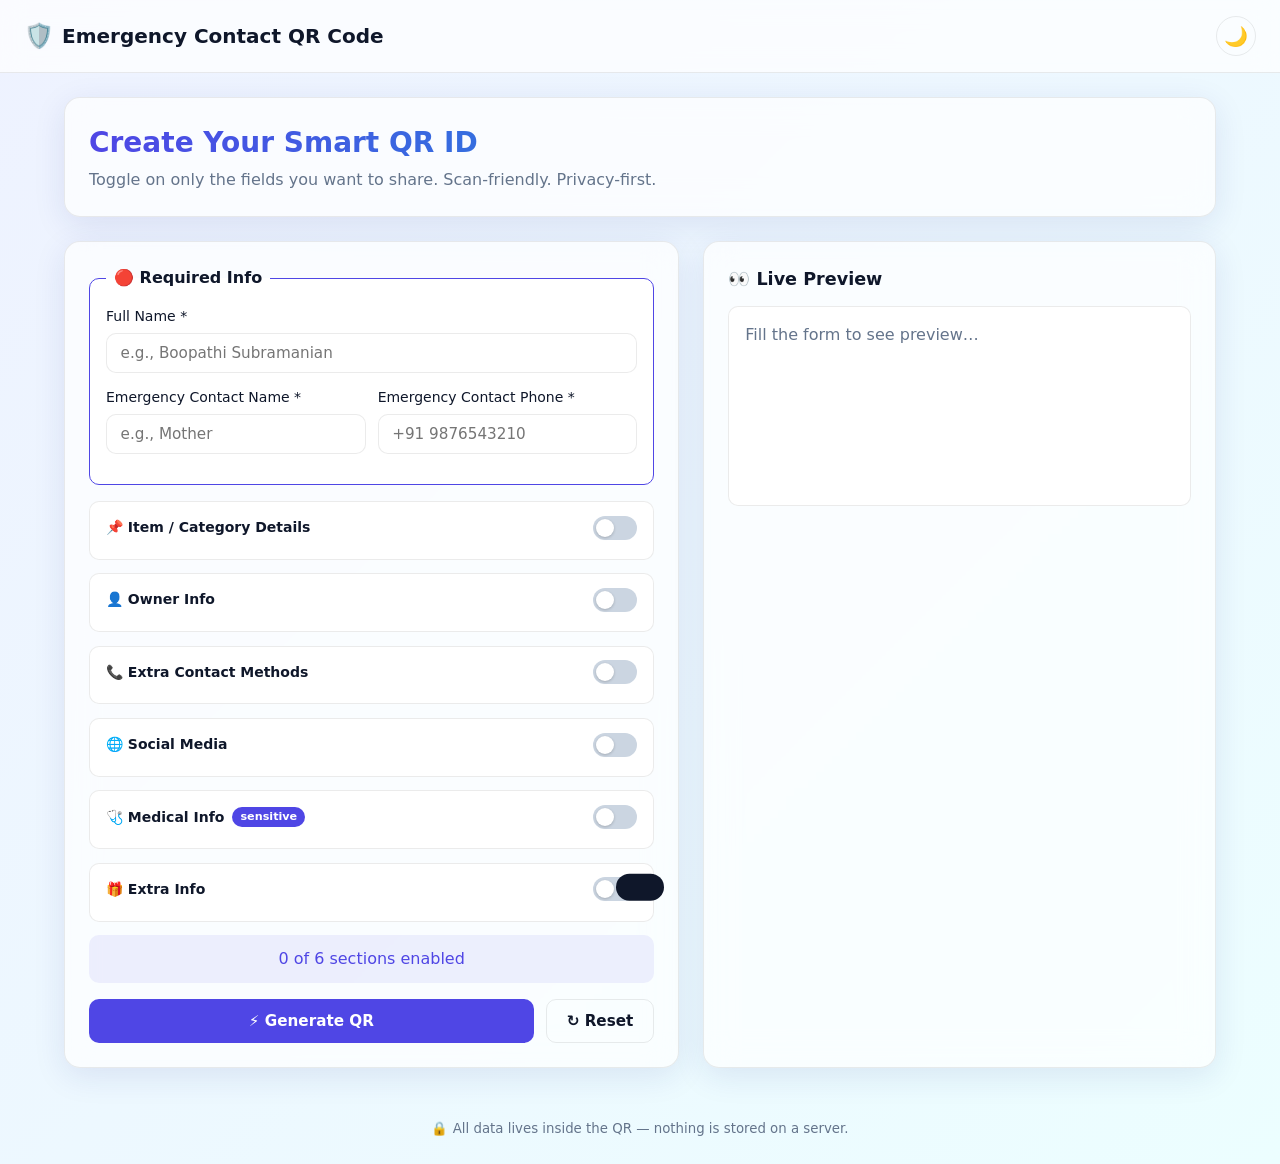
<file: index.html>
<!DOCTYPE html>
<html lang="en">
<head>
  <meta charset="UTF-8" />
  <meta name="viewport" content="width=device-width, initial-scale=1.0" />
  <meta name="theme-color" content="#4f46e5" />
  <title>Emergency Contact — Create Your QR ID</title>
  <link rel="icon" href="data:image/svg+xml,%3Csvg xmlns='http://www.w3.org/2000/svg' viewBox='0 0 100 100'%3E%3Ctext y='80' font-size='80'%3E🛡️%3C/text%3E%3C/svg%3E" />
  <link rel="manifest" href="manifest.json" />
  <link rel="stylesheet" href="css/theme.css" />
  <link rel="stylesheet" href="css/style.css" />
</head>
<body>
  <header class="app-header">
    <div class="logo">
      <span class="logo-icon">🛡️</span>
      <span class="logo-text">Emergency Contact QR Code</span>
    </div>
    <button id="themeToggle" class="icon-btn" aria-label="Toggle theme">🌙</button>
  </header>

  <main class="container">
    <section class="intro glass-card">
      <h1>Create Your Smart QR ID</h1>
      <p>Toggle on only the fields you want to share. Scan-friendly. Privacy-first.</p>
    </section>

    <div class="layout">
      <form id="tagForm" class="form-wrapper glass-card" novalidate>
        <fieldset class="section required-section">
          <legend>🔴 Required Info</legend>
          <div class="field">
            <label for="fullName">Full Name *</label>
            <input type="text" id="fullName" name="fullName" required placeholder="e.g., Boopathi Subramanian" maxlength="50" />
          </div>
          <div class="field-row">
            <div class="field">
              <label for="ec1Name">Emergency Contact Name *</label>
              <input type="text" id="ec1Name" name="ec1Name" required placeholder="e.g., Mother" maxlength="50" />
            </div>
            <div class="field">
              <label for="ec1Phone">Emergency Contact Phone *</label>
              <input type="tel" id="ec1Phone" name="ec1Phone" required placeholder="+91 9876543210" maxlength="16" />
            </div>
          </div>
        </fieldset>

        <div id="optionalSections"></div>

        <div class="counter-bar">
          <span id="enabledCounter">0 sections enabled</span>
        </div>

        <div class="actions">
          <button type="button" id="generateBtn" class="btn btn-primary">⚡ Generate QR</button>
          <button type="button" id="resetBtn" class="btn btn-ghost">↻ Reset</button>
        </div>
      </form>

      <aside class="preview-wrapper glass-card">
        <h2>👀 Live Preview</h2>
        <div id="previewCard" class="preview-card">
          <p class="muted">Fill the form to see preview…</p>
        </div>

        <div id="qrSection" class="qr-section hidden">
          <h3>📱 Your QR Code</h3>
          <div id="qrCanvas" class="qr-canvas"></div>
          <div class="qr-actions">
            <button id="downloadQrBtn" class="btn btn-sm">⬇️ Download QR</button>
            <button id="copyLinkBtn" class="btn btn-sm">🔗 Copy Link</button>
            <button id="shareBtn" class="btn btn-sm">📤 Share</button>
            <button id="printBtn" class="btn btn-sm">🖨️ Print</button>
          </div>
          <details class="link-details">
            <summary>View generated link</summary>
            <code id="generatedLink"></code>
          </details>
        </div>
      </aside>
    </div>
  </main>

  <div id="toast" class="toast" role="status" aria-live="polite"></div>

  <footer class="app-footer">
    <small>🔒 All data lives inside the QR — nothing is stored on a server.</small>
  </footer>


<!-- Libraries via CDN -->
<!-- <script src="https://unpkg.com/qr-code-styling@1.6.0-rc.1/lib/qr-code-styling.js"></script>
<script src="https://cdnjs.cloudflare.com/ajax/libs/html2canvas/1.4.1/html2canvas.min.js"></script>
<script src="https://cdnjs.cloudflare.com/ajax/libs/lz-string/1.4.4/lz-string.min.js"></script> -->

<script src="libs/qr-code-styling.js"></script>
<script src="libs/html2canvas.min.js"></script>
<script src="libs/lz-string.min.js"></script>


  <script type="module" src="js/app.js"></script>
</body>
</html>
</file>
<file: css/theme.css>
:root {
  --bg: #f6f7fb;
  --bg-grad: linear-gradient(135deg, #eef2ff 0%, #ecfeff 100%);
  --surface: rgba(255, 255, 255, 0.7);
  --surface-solid: #ffffff;
  --border: rgba(0, 0, 0, 0.08);
  --text: #0f172a;
  --text-muted: #64748b;
  --primary: #4f46e5;
  --primary-hover: #4338ca;
  --accent: #06b6d4;
  --success: #10b981;
  --danger: #ef4444;
  --warning: #f59e0b;
  --shadow: 0 8px 32px rgba(31, 38, 135, 0.1);
  --radius: 16px;
  --radius-sm: 10px;
}

[data-theme="dark"] {
  --bg: #0b1020;
  --bg-grad: linear-gradient(135deg, #0b1020 0%, #111827 100%);
  --surface: rgba(255, 255, 255, 0.05);
  --surface-solid: #1e293b;
  --border: rgba(255, 255, 255, 0.08);
  --text: #f1f5f9;
  --text-muted: #94a3b8;
  --shadow: 0 8px 32px rgba(0, 0, 0, 0.5);
}

@media (prefers-color-scheme: dark) {
  :root:not([data-theme="light"]) {
    --bg: #0b1020;
    --bg-grad: linear-gradient(135deg, #0b1020 0%, #111827 100%);
    --surface: rgba(255, 255, 255, 0.05);
    --surface-solid: #1e293b;
    --border: rgba(255, 255, 255, 0.08);
    --text: #f1f5f9;
    --text-muted: #94a3b8;
    --shadow: 0 8px 32px rgba(0, 0, 0, 0.5);
  }
}
</file>
<file: css/style.css>
* { box-sizing: border-box; margin: 0; padding: 0; }

html, body {
  font-family: 'Inter', system-ui, -apple-system, sans-serif;
  background: var(--bg-grad);
  color: var(--text);
  min-height: 100vh;
  line-height: 1.5;
  transition: background 0.3s, color 0.3s;
}

.hidden { display: none !important; }
.muted { color: var(--text-muted); }
.center { text-align: center; }

/* ===== Header ===== */
.app-header {
  display: flex; justify-content: space-between; align-items: center;
  padding: 1rem 1.5rem;
  backdrop-filter: blur(12px);
  position: sticky; top: 0; z-index: 50;
  background: var(--surface);
  border-bottom: 1px solid var(--border);
}
.logo { display: flex; align-items: center; gap: 0.5rem; font-weight: 700; font-size: 1.25rem; }
.logo-icon { font-size: 1.5rem; }
.icon-btn {
  background: transparent; border: 1px solid var(--border);
  border-radius: 50%; width: 40px; height: 40px;
  cursor: pointer; font-size: 1.2rem;
  transition: transform 0.2s;
}
.icon-btn:hover { transform: rotate(20deg); }

/* ===== Container ===== */
.container { max-width: 1200px; margin: 0 auto; padding: 1.5rem; }
.layout { display: grid; grid-template-columns: 1.2fr 1fr; gap: 1.5rem; margin-top: 1.5rem; }
@media (max-width: 900px) { .layout { grid-template-columns: 1fr; } }

/* ===== Glass Card ===== */
.glass-card {
  background: var(--surface);
  backdrop-filter: blur(16px);
  -webkit-backdrop-filter: blur(16px);
  border: 1px solid var(--border);
  border-radius: var(--radius);
  box-shadow: var(--shadow);
  padding: 1.5rem;
}

.intro h1 {
  font-size: 1.75rem;
  background: linear-gradient(90deg, var(--primary), var(--accent));
  -webkit-background-clip: text; background-clip: text; color: transparent;
}
.intro p { color: var(--text-muted); margin-top: 0.25rem; }

/* ===== Form ===== */
.section {
  border: 1px solid var(--border);
  border-radius: var(--radius-sm);
  padding: 1rem;
  margin-bottom: 1rem;
  background: var(--surface-solid);
}
.section legend, .section-title {
  font-weight: 600;
  padding: 0 0.5rem;
  display: flex; align-items: center; gap: 0.5rem;
}
.required-section { border-color: var(--primary); }

.field { margin-bottom: 0.85rem; }
.field-row { display: grid; grid-template-columns: 1fr 1fr; gap: 0.75rem; }
@media (max-width: 600px) { .field-row { grid-template-columns: 1fr; } }

label { display: block; font-size: 0.875rem; font-weight: 500; margin-bottom: 0.35rem; }
input, select, textarea {
  width: 100%; padding: 0.65rem 0.85rem;
  border: 1px solid var(--border);
  border-radius: var(--radius-sm);
  background: var(--surface-solid); color: var(--text);
  font-size: 0.95rem; font-family: inherit;
  transition: border-color 0.2s, box-shadow 0.2s;
}
input:focus, select:focus, textarea:focus {
  outline: none; border-color: var(--primary);
  box-shadow: 0 0 0 3px rgba(79, 70, 229, 0.15);
}
textarea { resize: vertical; min-height: 70px; }

/* ===== Toggle Section ===== */
.toggle-section {
  border: 1px solid var(--border);
  border-radius: var(--radius-sm);
  margin-bottom: 0.85rem;
  background: var(--surface-solid);
  overflow: hidden;
  transition: all 0.3s;
}
.toggle-header {
  display: flex; align-items: center; justify-content: space-between;
  padding: 0.85rem 1rem; cursor: pointer; user-select: none;
}
.toggle-header:hover { background: rgba(79, 70, 229, 0.04); }
.toggle-title { display: flex; align-items: center; gap: 0.5rem; font-weight: 600; }
.toggle-title .badge {
  background: var(--primary); color: #fff;
  font-size: 0.7rem; padding: 0.1rem 0.5rem; border-radius: 999px;
}

/* iOS-style switch */
.switch { position: relative; width: 44px; height: 24px; }
.switch input { opacity: 0; width: 0; height: 0; }
.slider {
  position: absolute; inset: 0; cursor: pointer;
  background: #cbd5e1; border-radius: 999px;
  transition: 0.3s;
}
.slider::before {
  content: ""; position: absolute;
  width: 18px; height: 18px; left: 3px; top: 3px;
  background: #fff; border-radius: 50%;
  transition: 0.3s;
  box-shadow: 0 1px 3px rgba(0,0,0,0.2);
}
.switch input:checked + .slider { background: var(--primary); }
.switch input:checked + .slider::before { transform: translateX(20px); }

.toggle-body {
  max-height: 0; overflow: hidden;
  transition: max-height 0.4s ease;
  padding: 0 1rem;
}
.toggle-section.active .toggle-body {
  max-height: 1500px; padding: 0.5rem 1rem 1rem;
}
.toggle-section.active { border-color: var(--primary); }

.info-hint {
  font-size: 0.75rem; color: var(--warning);
  display: flex; align-items: center; gap: 0.25rem;
  margin-top: 0.25rem;
}

/* ===== Counter ===== */
.counter-bar {
  text-align: center; padding: 0.75rem;
  background: rgba(79, 70, 229, 0.08);
  border-radius: var(--radius-sm);
  font-weight: 500; color: var(--primary);
  margin-bottom: 1rem;
}

/* ===== Buttons ===== */
.actions { display: flex; gap: 0.75rem; flex-wrap: wrap; }
.btn {
  padding: 0.75rem 1.25rem;
  border: none; border-radius: var(--radius-sm);
  font-weight: 600; cursor: pointer; font-size: 0.95rem;
  transition: transform 0.15s, box-shadow 0.15s, background 0.2s;
  font-family: inherit;
}
.btn:hover { transform: translateY(-1px); box-shadow: 0 4px 12px rgba(0,0,0,0.1); }
.btn:active { transform: translateY(0); }
.btn-primary { background: var(--primary); color: #fff; flex: 1; }
.btn-primary:hover { background: var(--primary-hover); }
.btn-ghost { background: transparent; border: 1px solid var(--border); color: var(--text); }
.btn-sm { padding: 0.5rem 0.85rem; font-size: 0.85rem; background: var(--surface-solid); border: 1px solid var(--border); color: var(--text); }

/* ===== Preview ===== */
.preview-wrapper h2 { font-size: 1.1rem; margin-bottom: 0.85rem; }
.preview-card {
  background: var(--surface-solid);
  border: 1px solid var(--border);
  border-radius: var(--radius-sm);
  padding: 1rem;
  min-height: 200px;
}
.preview-row { display: flex; gap: 0.5rem; padding: 0.4rem 0; border-bottom: 1px dashed var(--border); }
.preview-row:last-child { border-bottom: none; }
.preview-row .key { font-weight: 600; min-width: 110px; color: var(--text-muted); font-size: 0.85rem; }
.preview-row .val { flex: 1; word-break: break-word; }

.qr-section { margin-top: 1.5rem; text-align: center; }
.qr-section h3 { margin-bottom: 0.85rem; }
.qr-canvas {
  display: inline-block;
  padding: 1rem; background: #fff;
  border-radius: var(--radius-sm);
  box-shadow: 0 4px 16px rgba(0,0,0,0.08);
}
.qr-actions { display: flex; gap: 0.5rem; flex-wrap: wrap; justify-content: center; margin-top: 1rem; }
.link-details { margin-top: 1rem; font-size: 0.8rem; text-align: left; }
.link-details code { display: block; padding: 0.5rem; background: var(--bg); border-radius: 6px; word-break: break-all; margin-top: 0.5rem; }

/* ===== Toast ===== */
.toast {
  position: fixed; bottom: 2rem; left: 50%; transform: translateX(-50%) translateY(120%);
  background: var(--text); color: var(--surface-solid);
  padding: 0.85rem 1.5rem; border-radius: 999px;
  font-weight: 500; z-index: 100;
  transition: transform 0.3s ease;
  max-width: 90%;
}
.toast.show { transform: translateX(-50%) translateY(0); }
.toast.success { background: var(--success); color: #fff; }
.toast.error { background: var(--danger); color: #fff; }

/* ===== Footer ===== */
.app-footer { text-align: center; padding: 1.5rem; color: var(--text-muted); }

/* ===== View Page ===== */
.view-body { background: var(--bg-grad); }
.view-container { max-width: 500px; margin: 1.5rem auto; padding: 1rem; }
.profile-card { animation: fadeUp 0.5s ease; }
@keyframes fadeUp { from { opacity: 0; transform: translateY(20px); } to { opacity: 1; transform: translateY(0); } }

.profile-hero {
  text-align: center; padding: 1rem 0 1.5rem;
  border-bottom: 1px solid var(--border);
}
.profile-photo {
  width: 110px; height: 110px; border-radius: 50%;
  object-fit: cover; border: 4px solid var(--primary);
  box-shadow: 0 4px 16px rgba(79, 70, 229, 0.3);
}
.profile-icon-big {
  width: 110px; height: 110px; border-radius: 50%;
  display: inline-flex; align-items: center; justify-content: center;
  font-size: 3.5rem;
  background: linear-gradient(135deg, var(--primary), var(--accent)); color: #fff;
}
.profile-name { font-size: 1.5rem; font-weight: 700; margin-top: 0.75rem; }
.profile-category { color: var(--text-muted); font-size: 0.9rem; }

.contact-block {
  background: var(--surface-solid); border-radius: var(--radius-sm);
  padding: 1rem; margin-top: 1rem; border: 1px solid var(--border);
}
.contact-block h3 { font-size: 0.95rem; margin-bottom: 0.75rem; color: var(--text-muted); text-transform: uppercase; letter-spacing: 0.5px; }

.action-btn {
  display: flex; align-items: center; gap: 0.75rem;
  padding: 0.85rem 1rem; margin-bottom: 0.5rem;
  background: var(--bg); border: 1px solid var(--border);
  border-radius: var(--radius-sm);
  color: var(--text); text-decoration: none; font-weight: 500;
  transition: transform 0.15s, background 0.2s;
}
.action-btn:hover { transform: translateX(4px); background: rgba(79, 70, 229, 0.06); }
.action-btn .ico { font-size: 1.4rem; }

.social-grid {
  display: grid;
  grid-template-columns: repeat(auto-fill, minmax(160px, 1fr));
  gap: 0.5rem;
  margin-top: 0.5rem;
}
.social-card {
  display: flex; align-items: center; gap: 0.65rem;
  padding: 0.75rem;
  background: var(--bg); border: 1px solid var(--border);
  border-radius: var(--radius-sm);
  text-decoration: none; color: var(--text);
  transition: transform 0.15s, background 0.2s, border-color 0.2s;
}
.social-card:hover {
  transform: translateY(-2px);
  background: rgba(79, 70, 229, 0.06);
  border-color: var(--primary);
}
.social-ico { font-size: 1.5rem; }
.social-info { display: flex; flex-direction: column; line-height: 1.2; }
.social-info strong { font-size: 0.9rem; }
.social-info small { font-size: 0.75rem; }

.reward-banner {
  background: linear-gradient(135deg, #fbbf24, #f59e0b);
  color: #fff; padding: 0.85rem 1rem; border-radius: var(--radius-sm);
  font-weight: 600; text-align: center; margin-top: 1rem;
}

.medical-block summary {
  cursor: pointer; font-weight: 600; padding: 0.5rem 0;
  display: flex; align-items: center; gap: 0.5rem;
}

.error-state { text-align: center; padding: 2rem; }
.error-state .emoji { font-size: 3rem; }

@media print {
  .app-header, .app-footer, .actions, .qr-actions, .link-details, .form-wrapper { display: none !important; }
  .layout { grid-template-columns: 1fr; }
}
</file>
